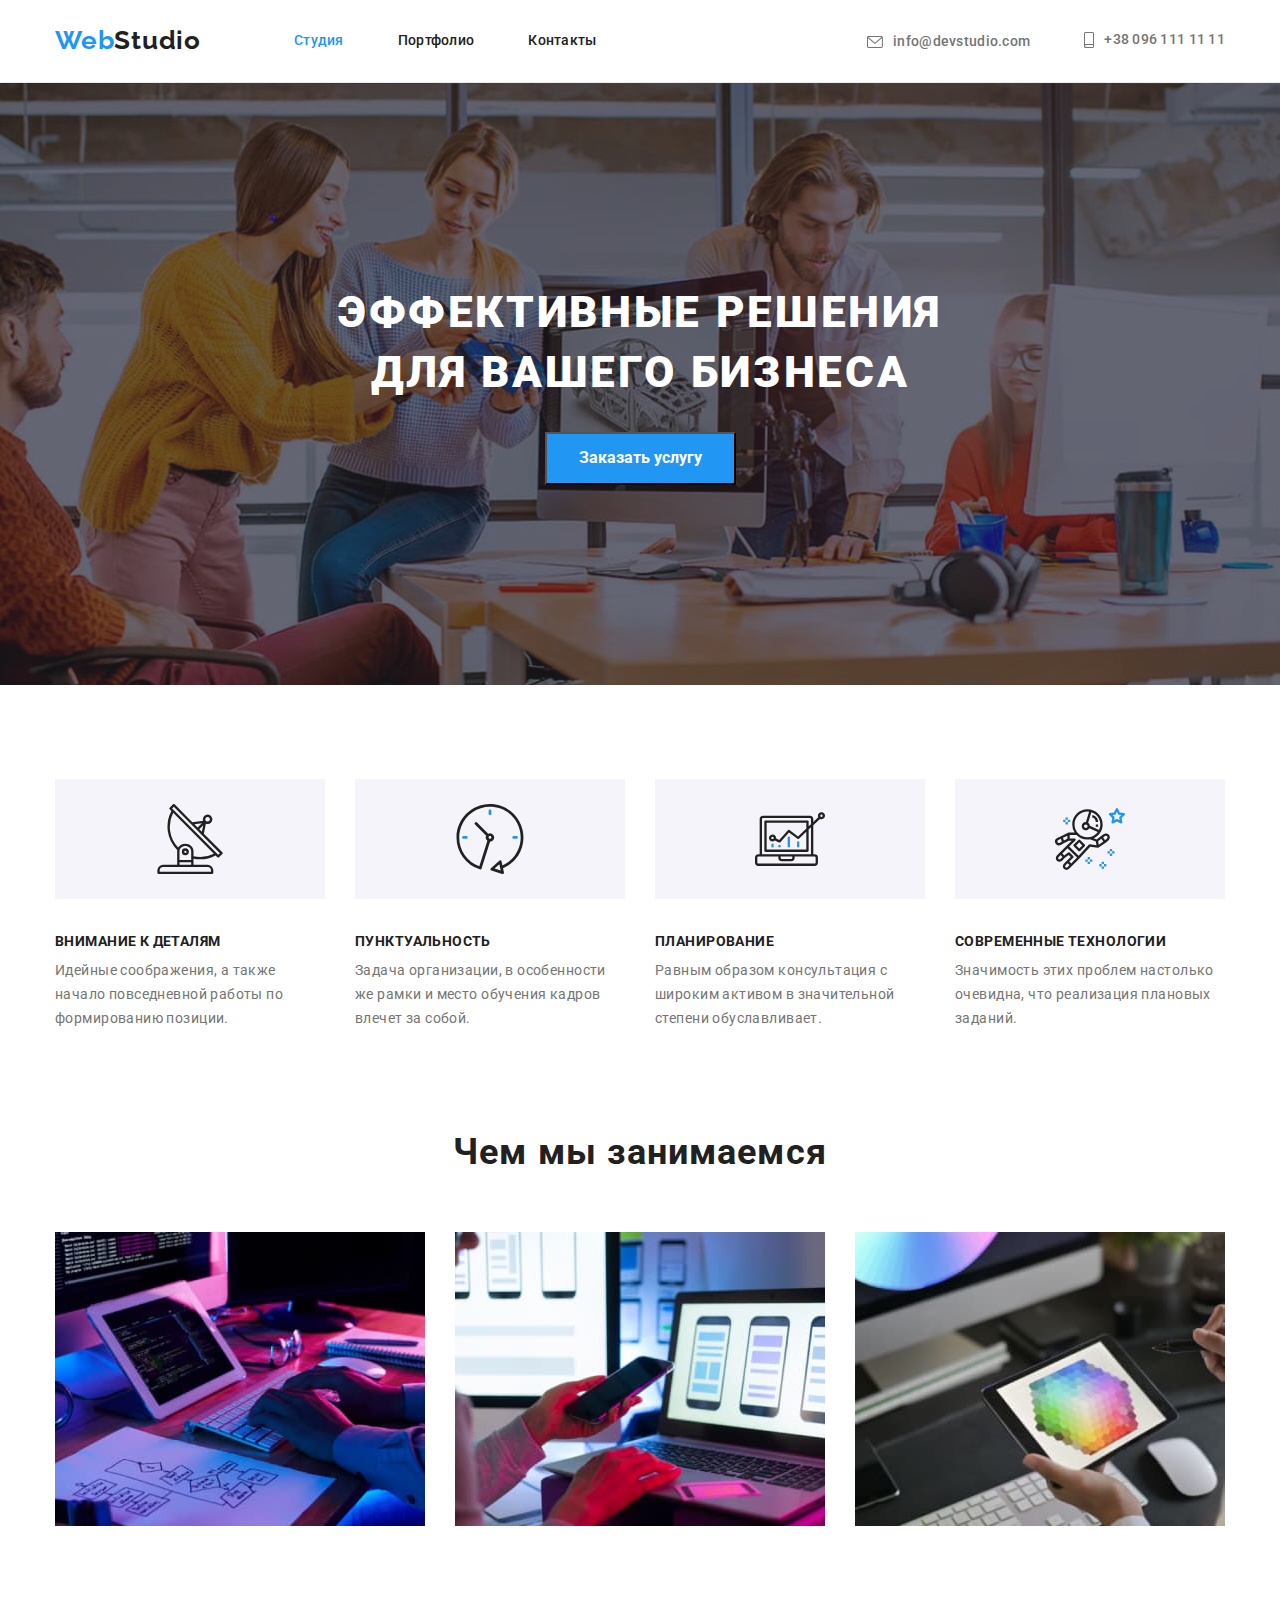
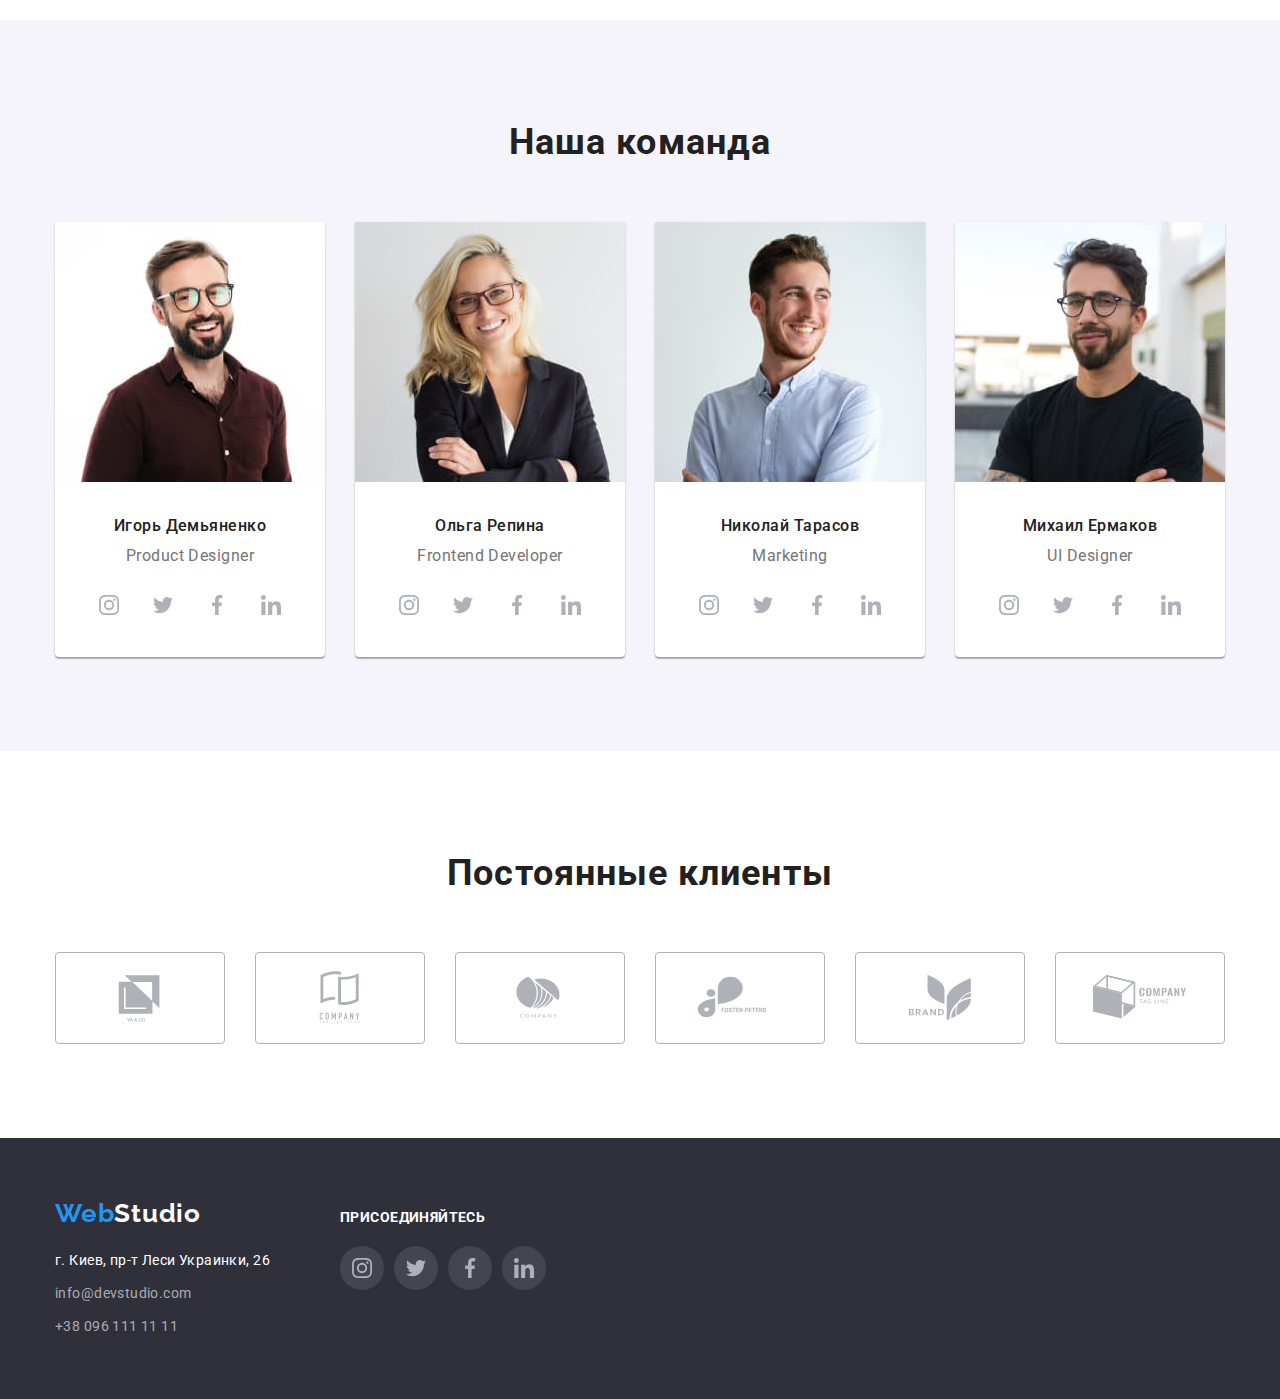
<file: index.html>
<!DOCTYPE html>
<html lang="en">
<head>
    <meta charset="UTF-8">
    <meta http-equiv="X-UA-Compatible" content="IE=edge">
    <meta name="viewport" content="width=device-width, initial-scale=1.0">
    <title>Студия</title>
    <link rel="preconnect" href="https://fonts.googleapis.com">
    <link rel="preconnect" href="https://fonts.gstatic.com" crossorigin>
    <link href="https://fonts.googleapis.com/css2?family=Raleway:wght@700&family=Roboto:wght@400;500;700;900&display=swap"
        rel="stylesheet">
    <link rel="stylesheet" href="https://cdnjs.cloudflare.com/ajax/libs/modern-normalize/1.1.0/modern-normalize.min.css">
    <link rel="stylesheet" href="./css/styles.css">
</head>
<body>
    <!--Header-section-->
    <header class="header-section">
        <div class="container main-nav">
            <nav class="main-nav">
            <a href="/" class="web-link1 web-link4">Web<span class="web-link2">Studio</span></a>
            <ul class="navigation-link-section">
                <li class="item"><a href="./index.html" class="navigation-link current">Студия</a></li>
                <li class="item"><a href="./portfolio.html" class="navigation-link">Портфолио</a></li>
                <li class="item"><a href="" class="navigation-link">Контакты</a></li>
            </ul>
            </nav>
            <ul class="contact-section">
                <li class="item"><a href="info@devstudio.com" class="my-contact-links">
                    <svg width="16" height="12" class="svg-icons-header">
                        <use href="./images/icons.svg#icon-envelope"></use>
                    </svg>
                    info@devstudio.com</a></li>
                <li class="item"><a href="+380961111111" class="my-contact-links">
                    <svg width="10" height="16" class="svg-icons-header">
                        <use href="./images/icons.svg#icon-smartphone"></use>
                    </svg> +38 096 111 11 11</a></li>
            </ul>
        </div>
    </header>
    <!--Main-section-->
    <main>
        <section class="title-section">
            <div class="container">
            <h1 class="title-hero">Эффективные решения для вашего бизнеса</h1>
            <button type="button" class="button-title-section">Заказать услугу</button>
            </div>
        </section>
    <section class="skills-description-section">
        <div class="container">
            <ul class="skills-section">
                <li class="item">
                    <svg class="skills-svg">
                        <use height="70" weight="70" href="./images/icons.svg#icon-antenna-1">
                        </use>
                    </svg>
                    <h3 class="skills">Внимание к деталям</h3>
                    <p class="description">Идейные соображения, а также начало повседневной работы по формированию позиции.</p>
                </li>
                <li class="item">
                    <svg class="skills-svg">
                        <use height="70" weight="70" href="./images/icons.svg#icon-clock-1">
                        </use>
                    </svg>
                    <h3 class="skills">Пунктуальность</h3>
                    <p class="description">Задача организации, в особенности же рамки и место обучения кадров влечет за собой.</p>
                </li>
                <li class="item">
                    <svg class="skills-svg">
                        <use height="70" weight="70" href="./images/icons.svg#icon-diagram-1">
                        </use>
                    </svg>
                    <h3 class="skills">Планирование</h3>
                    <p class="description">Равным образом консультация с широким активом в значительной степени обуславливает.</p>
                </li>
                <li class="item">
                    <svg class="skills-svg">
                        <use height="70" weight="70" href="./images/icons.svg#icon-astronaut-1">
                        </use>
                    </svg>
                    <h3 class="skills">Современные технологии</h3>
                    <p class="description">Значимость этих проблем настолько очевидна, что реализация плановых заданий.</p>
                </li>
            </ul>
        </div>
    </section>
    <section class="foto-images-section">
        <div class="container">
            <h2 class="title-work">Чем мы занимаемся</h2>
            <ul class="foto-container">
                <li class="item images"><img src="./images/1.jpg" alt="work" width="370"></li>
                <li class="item images"><img src="./images/2.jpg" alt="work" width="370"></li>
                <li class="item images"><img src="./images/3.jpg" alt="work" width="370"></li>
            </ul>
        </div>
    </section>
    <section class="my-team-section">
        <div class="container">
        <h2 class="title">Наша команда</h2>
            <ul class="people-container">
            <li class="item">
                <img src="./images/4.jpg" alt="photo" width="270">
                <div class="name-profession-section"><h3 class="name">Игорь Демьяненко</h3>
                <p class="profession">Product Designer</p>
                <div class="my-social-link-container">
                    <a href="http://" class="my-socialweb-link">
                        <svg class="social-buttom" width="20px" height="20px">
                            <use href="./images/icons.svg#icon-instagram-2">
                            </use>
                        </svg>
                    </a>                    
                    <a href="http://" class="my-socialweb-link">
                        <svg class="social-buttom" width="20px" height="20px">
                            <use href="./images/icons.svg#icon-twitter-1">
                            </use>
                        </svg>
                    </a>                   
                    <a href="http://" class="my-socialweb-link">
                        <svg class="social-buttom" width="20px" height="20px">
                            <use href="./images/icons.svg#icon-facebook-1">
                            </use>
                        </svg>
                    </a>                   
                    <a href="http://" class="my-socialweb-link">
                        <svg class="social-buttom" width="20px" height="20px">
                            <use href="./images/icons.svg#icon-linkedin-1">
                            </use>
                        </svg>
                    </a>
                </div></div>
             </li>
            <li class="item">
                <img src="./images/5.jpg" alt="photo" width="270">
                <div class="name-profession-section"><h3 class="name">Ольга Репина</h3>
                <p class="profession">Frontend Developer</p><div class="my-social-link-container">
                    <a href="http://" class="my-socialweb-link">
                        <svg class="social-buttom" width="20px" height="20px">
                            <use href="./images/icons.svg#icon-instagram-2">
                            </use>
                        </svg>
                    </a>
                    <a href="http://" class="my-socialweb-link">
                        <svg class="social-buttom" width="20px" height="20px">
                            <use href="./images/icons.svg#icon-twitter-1">
                            </use>
                        </svg></a>
                    <a href="http://" class="my-socialweb-link">
                        <svg class="social-buttom" width="20px" height="20px">
                            <use href="./images/icons.svg#icon-facebook-1">
                            </use>
                        </svg>
                    </a>
                    <a href="http://" class="my-socialweb-link">
                        <svg class="social-buttom" width="20px" height="20px">
                            <use href="./images/icons.svg#icon-linkedin-1">
                            </use>
                        </svg>
                    </a>
                </div></div>
            </li>
             <li class="item">
                <img src="./images/6.jpg" alt="photo" width="270">
                <div class="name-profession-section"><h3 class="name">Николай Тарасов</h3>
                <p class="profession">Marketing</p><div class="my-social-link-container">
                    <a href="http://" class="my-socialweb-link">
                        <svg class="social-buttom" width="20px" height="20px">
                            <use href="./images/icons.svg#icon-instagram-2">
                            </use>
                        </svg>
                    </a>
                    <form action=""></form>
                    <a href="http://" class="my-socialweb-link">
                        <svg class="social-buttom" width="20px" height="20px">
                            <use href="./images/icons.svg#icon-twitter-1">
                            </use>
                        </svg>
                    </a>
                    <a href="http://" class="my-socialweb-link">
                        <svg class="social-buttom" width="20px" height="20px">
                            <use href="./images/icons.svg#icon-facebook-1">
                            </use>
                        </svg>
                    </a>
                    <a href="http://" class="my-socialweb-link">
                        <svg class="social-buttom" width="20px" height="20px">
                            <use href="./images/icons.svg#icon-linkedin-1">
                            </use>
                        </svg>
                    </a>
                </div></div>
            </li>
            <li class="item">
                <img src="./images/7.jpg" alt="photo" width="270">
                <div class="name-profession-section"><h3 class="name">Михаил Ермаков</h3>
                <p class="profession">UI Designer</p><div class="my-social-link-container">
                    <a href="http://" class="my-socialweb-link">
                        <svg class="social-buttom" width="20px" height="20px">
                            <use href="./images/icons.svg#icon-instagram-2">
                            </use>
                        </svg>
                    </a>
                    <a href="http://" class="my-socialweb-link">
                        <svg class="social-buttom" width="20px" height="20px">
                            <use href="./images/icons.svg#icon-twitter-1">
                            </use>
                        </svg>
                    </a>
                    <a href="http://" class="my-socialweb-link">
                        <svg class="social-buttom" width="20px" height="20px">
                            <use href="./images/icons.svg#icon-facebook-1">
                            </use>
                        </svg>
                    </a>
                    <a href="http://" class="my-socialweb-link">
                        <svg class="social-buttom" width="20px" height="20px">
                            <use href="./images/icons.svg#icon-linkedin-1">
                            </use>
                        </svg>
                    </a>
                </div></div>
            </li>
        </ul>
        </div>
    </section>
    <section class="company-section">
        <div class="container">
        <h2 class="title">Постоянные клиенты</h2>
            <ul class="company-buttom-links">
                <li>
                    <a href="" class="link-company">
                    <svg width="106px" height="60px">
                        <use href="./images/icons.svg#icon-Logo"></use>
                    </svg></a>
                </li>
                <li>
                    <a href="" class="link-company">
                    <svg width="106px" height="60px">
                        <use href="./images/icons.svg#icon-Logo-1"></use>
                    </svg></a>
                </li>
                <li>
                    <a href="" class="link-company">
                    <svg width="106px" height="60px">
                        <use href="./images/icons.svg#icon-Logo-2"></use>
                    </svg></a>
                </li>
                <li>
                    <a href="" class="link-company">
                    <svg width="106px" height="60px">
                        <use href="./images/icons.svg#icon-Logo-3"></use>
                    </svg></a>
                </li>
                <li>
                    <a href="" class="link-company">
                    <svg width="106px" height="60px">
                        <use href="./images/icons.svg#icon-Logo-4"></use>
                    </svg></a>
                </li>
                <li>
                    <a href="" class="link-company">
                    <svg width="106px" height="60px">
                        <use href="./images/icons.svg#icon-Logo-5"></use>
                    </svg></a>
                </li>
            </ul>
        </div>

    </section>
    </main>
    <!--Footer-section-->
    <footer class="footer-section">
        <div class="container main-section-container">
            <div><a href="/" class="web-link1 web-footer">Web<span class="web-link3">Studio</span></a>
        <address class="company-address">г. Киев, пр-т Леси Украинки, 26
            <ul class="my-contact-links-section">
                <li class="my-link-footer"><a href="info@devstudio.com" class="my-contact-links2">info@devstudio.com</a></li>
                <li><a href="+380961111111" class="my-contact-links2">+38 096 111 11 11</a></li>
            </ul></address></div>
            <div class="social-company-container">
                <h2 class="company-social-links">присоединяйтесь</h2>
                <ul class="social-links-company-section">
                
            <li class="social-links-company-section"><a href="http://" class="my-socialweb-link-footer">
                <svg class="social-buttom" width="20px" height="20px">
                    <use href="./images/icons.svg#icon-instagram-2">
                    </use>
                </svg>
            </a></li>
            <li class="social-links-company-section"><a href="http://" class="my-socialweb-link-footer">
                <svg class="social-buttom" width="20px" height="20px">
                    <use href="./images/icons.svg#icon-twitter-1">
                    </use>
                </svg>
            </a></li>
            <li class="social-links-company-section"><a href="http://" class="my-socialweb-link-footer">
                <svg class="social-buttom" width="20px" height="20px">
                    <use href="./images/icons.svg#icon-facebook-1">
                    </use>
                </svg>
            </a></li>
            <li class="social-links-company-section"><a href="http://" class="my-socialweb-link-footer">
                <svg class="social-buttom" width="20px" height="20px">
                    <use href="./images/icons.svg#icon-linkedin-1">
                    </use>
                </svg>
            </a></li></ul></div></div> 
    </footer>
</body>
</html>
</file>
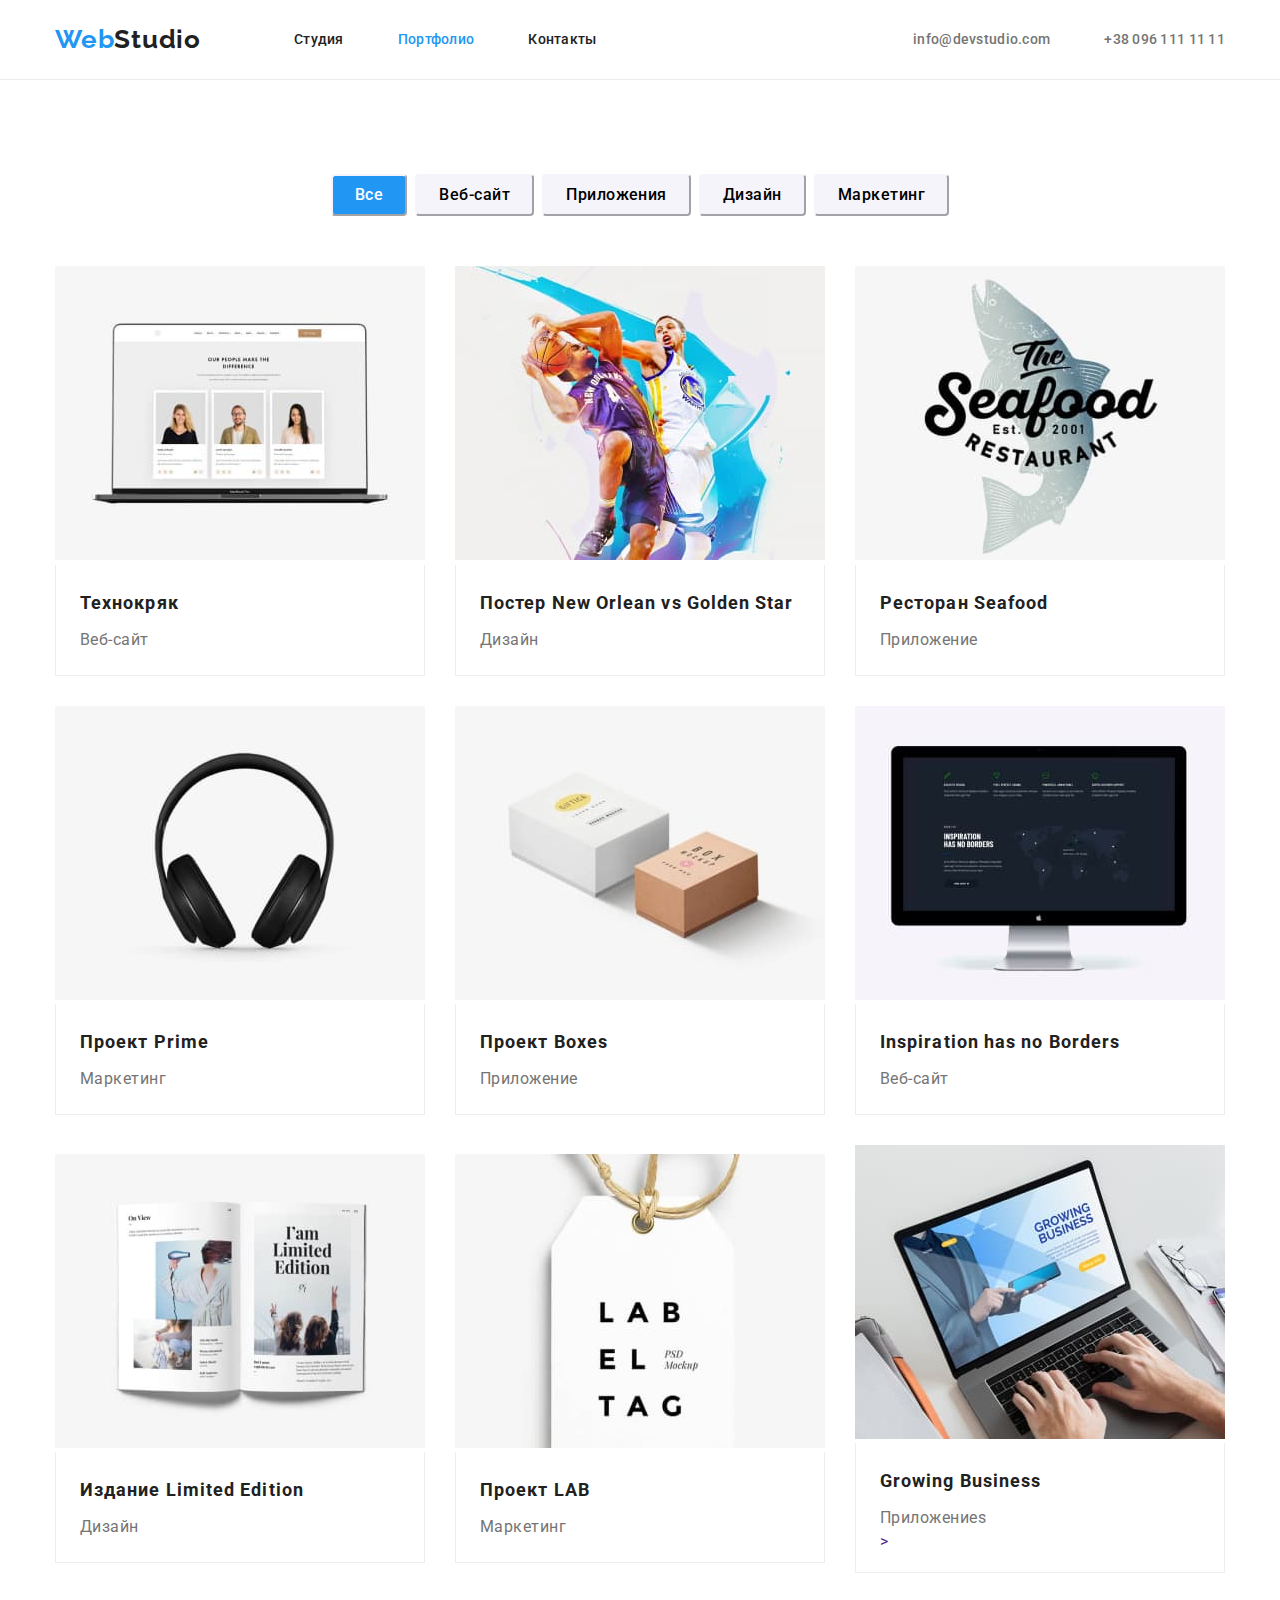
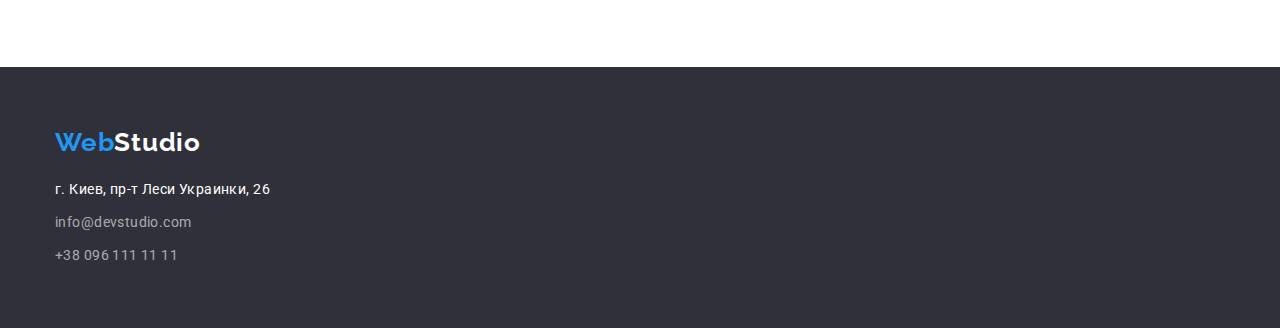
<file: portfolio.html>
<!DOCTYPE html>
<html lang="en">
<head>
    <meta charset="UTF-8">
    <meta http-equiv="X-UA-Compatible" content="IE=edge">
    <meta name="viewport" content="width=device-width, initial-scale=1.0">
    <title>Портфолио</title>
    <link rel="preconnect" href="https://fonts.googleapis.com">
    <link rel="preconnect" href="https://fonts.gstatic.com" crossorigin>
    <link href="https://fonts.googleapis.com/css2?family=Raleway:wght@700&family=Roboto:wght@400;500;700;900&display=swap"
        rel="stylesheet">
    <link rel="stylesheet" href="https://cdnjs.cloudflare.com/ajax/libs/modern-normalize/1.1.0/modern-normalize.min.css">
    <link rel="stylesheet" href="./css/styles.css">
</head>
<body>
    <!--Header-section-->
        <header class="header-section">
            <div class="container main-nav">
                <nav class="main-nav">
                    <a href="/" class="web-link1 web-link4">Web<span class="web-link2">Studio</span></a>
                    <ul class="navigation-link-section">
                        <li class="item"><a href="./index.html" class="navigation-link">Студия</a></li>
                        <li class="item"><a href="./portfolio.html" class="navigation-link current">Портфолио</a></li>
                        <li class="item"><a href="" class="navigation-link">Контакты</a></li>
                    </ul>
                </nav>
                <ul class="contact-section">
                    <li class="item"><a href="info@devstudio.com" class="my-contact-links">info@devstudio.com</a></li>
                    <li class="item"><a href="+380961111111" class="my-contact-links">+38 096 111 11 11</a></li>
                </ul>
            </div>
        </header>
    <!--Main-section-->
    <main>
        <section class="main-section-portfolio">
            <div class="container">
            <ul class="button-container">
                <li class="item"><button type="button" class="button primary">Все</button></li>
                <li class="item"><button type="button" class="button">Веб-сайт</button></li>
                <li class="item"><button type="button" class="button">Приложения</button></li>
                <li class="item"><button type="button" class="button">Дизайн</button></li>
                <li class="item"><button type="button" class="button">Маркетинг</button></li>
            </ul>
            <ul class="function-container">
                <li class="function-section">
                    <a href=""><img src="./images/8.jpg" alt="laptop" width="370">
                    <div class="name-function-sort"><h3 class="name-function">Технокряк</h3>
                    <p class="sort">Веб-сайт</p></div></a>
                </li>
                <li class="function-section">
                    <a href=""><img src="./images/9.jpg" alt="backetball" width="370">
                    <div class="name-function-sort"><h3 class="name-function">Постер New Orlean vs Golden Star</h3>
                    <p class="sort">Дизайн</p></div></a>
                </li>
                <li class="function-section">
                    <a href=""><img src="./images/10.jpg" alt="logo" width="370">
                    <div class="name-function-sort"><h3 class="name-function">Ресторан Seafood</h3>
                    <p class="sort">Приложение</p></div></a>
                </li>
                <li class="function-section">
                    <a href=""><img src="./images/11.jpg" alt="headphones" width="370">
                    <div class="name-function-sort"><h3 class="name-function">Проект Prime</h3>
                    <p class="sort">Маркетинг</p></div></a>
                </li>
                <li class="function-section">
                    <a href=""><img src="./images/12.jpg" alt="paper" width="370">
                    <div class="name-function-sort"><h3 class="name-function">Проект Boxes</h3>
                    <p class="sort">Приложение</p></div></a>
                </li>
                <li class="function-section">
                    <a href=""><img src="./images/13.jpg" alt="monitor" width="370">
                    <div class="name-function-sort"><h3 class="name-function">Inspiration has no Borders</h3>
                    <p class="sort">Веб-сайт</p></div></a>
                </li>
                <li class="function-section last-foto">
                    <a href=""><img src="./images/14.jpg" alt="book" width="370">
                    <div class="name-function-sort"><h3 class="name-function">Издание Limited Edition</h3>
                    <p class="sort">Дизайн</p></div></a>
                  </li>
                <li class="function-section last-foto">
                    <a href=""><img src="./images/15.jpg" alt="lab" width="370">
                    <div class="name-function-sort"><h3 class="name-function">Проект LAB</h3>
                    <p class="sort">Маркетинг</p></div></a>
                </li>
                <li class="function-section last-foto">
                    <a href=""><img src="./images/16.jpg" alt="laptop" width="370">
                    <div class="name-function-sort"><h3 class="name-function">Growing Business</h3>
                    <p class="sort">Приложениеs</p>></div></a>
                </li>
            </ul>
            </div>
        </section>
    </main>
    <!--Footer-section-->
    <footer class="footer-section">
        <div class="container"><a href="/" class="web-link1 web-footer">Web<span class="web-link3">Studio</span></a>
            <address class="company-address">г. Киев, пр-т Леси Украинки, 26
                <ul class="my-contact-links-section">
                    <li class="my-link-footer"><a href="info@devstudio.com" class="my-contact-links2">info@devstudio.com</a>
                    </li>
                    <li><a href="+380961111111" class="my-contact-links2">+38 096 111 11 11</a></li>
                </ul>
            </address>
        </div>
    </footer>
    </body>
    </html>
</file>
<file: css/styles.css>
*,
*::before,
*::after {
  box-sizing: border-box;
}
:root {
  --primaey-text-color: rgba(33, 33, 33, 1);
  --text-color: rgba(117, 117, 117, 1);
  --buttom-color: rgba(245, 244, 250, 1);
  --buttom-push-color: rgba(33, 150, 243, 1);
  --primary-white-color: white;
}
body {
  font-family: Roboto, sans-serif;
  background-color: var(--primary-white-color);
  color: var(--primaey-text-color);
}
/*Header links*/
.header-section {
  border-bottom: 1px solid #ececec;
}
.container {
  width: 1200px;
  margin: 0 auto;
  padding: 0 15px;
}
.main-nav {
  display: flex;
  align-items: center;
  justify-content: space-between;
}
.web-link1 {
  display: inline-block;
  color: var(--buttom-push-color);
  font-family: Raleway;
  font-weight: 700;
  font-size: 26px;
  line-height: 1.2;
  text-decoration: none;
  letter-spacing: 0.03em;
}
.web-link2 {
  color: var(--primaey-text-color);
}
.web-link4 {
  margin-right: 93px;
}
.navigation-link {
  padding-top: 32px;
  padding-bottom: 32px;
  color: var(--primaey-text-color);
  font-weight: 500;
  font-size: 14px;
  line-height: 1.1;
  letter-spacing: 0.02em;
  text-decoration: none;
  display: block;
}
.navigation-link:hover,
.navigation-link:focus {
  color: var(--buttom-push-color);
}
.navigation-link.current {
  color: var(--buttom-push-color);
}
.navigation-link-section {
  padding-left: 0;
  margin-top: 0;
  margin-bottom: 0;
}
.navigation-link-section .item {
  display: inline-block;
}
.navigation-link-section .item:not(:last-child) {
  margin-right: 50px;
}
.contact-section {
  padding-left: 0;
  margin-top: 0;
  margin-bottom: 0;
}
.contact-section .item {
  display: inline-block;
}
.contact-section .item + .item {
  margin-left: 50px;
}
.my-contact-links {
  padding-top: 32px;
  padding-bottom: 32px;
  font-weight: 500;
  font-size: 14px;
  line-height: 1.1;
  color: var(--text-color);
  letter-spacing: 0.02em;
  text-decoration: none;
  fill: var(--text-color);
  align-items: center;
  display: flex;
}
.svg-icons-header {
  margin-right: 10px;
}
.my-contact-links:hover,
.my-contact-links:focus {
  color: var(--buttom-push-color);
  fill: var(--buttom-push-color);
}
/*Main section*/

.title-hero {
  margin-top: 0px;
  margin-bottom: 30px;
  font-size: 44px;
  font-weight: 900;
  line-height: 1.36;
  letter-spacing: 0.06em;
  text-transform: uppercase;
  color: var(--primary-white-color);
  max-width: 692px;
  margin-left: auto;
  margin-right: auto;
}
.title-section {
  background-color: #2f303a;
  padding-top: 200px;
  padding-bottom: 200px;
  text-align: center;
  max-width: 1600px;
  background-image: linear-gradient(
      to right,
      rgba(47, 48, 58, 0.4),
      rgba(47, 48, 58, 0.4)
    ),
    url(../images/17.jpg);
  background-size: cover;
  background-position: center;
  margin-left: auto;
  margin-right: auto;
}

.button-title-section {
  padding: 10px 32px;
  color: var(--primary-white-color);
  background-color: var(--buttom-push-color);
  font-weight: 700;
  font-size: 16px;
  line-height: 1.8;
  cursor: pointer;
}
.button-title-section:hover,
.button-title-section:focus {
  background-color: rgba(24, 140, 232, 1);
  box-shadow: 0px 4px 4px rgba(0, 0, 0, 0.15);
  border-radius: 4px;
}
.skills-description-section {
  padding-top: 94px;
}
.skills-section {
  display: flex;
  padding: 0px;
  align-items: center;
  margin-bottom: 0px;
  margin-top: 0;
}
.svg {
  display: flex;
  align-items: center;
  justify-items: center;
}
.skills-svg {
  width: 270px;
  height: 120px;
  margin-bottom: 30px;
  background-color: #f5f4fa;
  fill: var(--primaey-text-color);
  object-position: center;
  padding-top: 25px;
}
.skills-svg:hover,
.skills-svg:focus {
  fill: var(--buttom-push-color);
  cursor: pointer;
  border: 4px solid var(--buttom-push-color);
}
.skills-section .item:not(:last-child) {
  margin-right: 30px;
}
.skills-section .item {
  width: 270px;
}
.skills {
  font-weight: 700;
  font-size: 14px;
  line-height: 1.1;
  letter-spacing: 0.03em;
  text-transform: uppercase;
  margin-bottom: 10px;
  margin-top: 0;
}
.description {
  color: var(--text-color);
  font-size: 14px;
  line-height: 1.7;
  letter-spacing: 0.03em;
  margin-bottom: 0;
  margin-top: 0;
}
.my-team-section {
  background-color: rgba(245, 244, 250, 1);
  padding-top: 94px;
  padding-bottom: 94px;
}
.foto-images-section {
  padding-top: 94px;
  padding-bottom: 94px;
}
.title-work {
  margin-bottom: 50px;
  margin-top: 0;
  font-weight: 700;
  font-size: 36px;
  line-height: 1.6;
  text-align: center;
  letter-spacing: 0.03em;
}
.foto-container {
  display: flex;
  padding-left: 0px;
  align-items: center;
  margin-bottom: 0;
  margin-top: 0;
}
.foto-container .item:not(:last-child) {
  margin-right: 30px;
}
.images img {
  display: block;
}
.social-links {
  display: flex;
  align-items: center;
}
.title {
  margin-top: 0;
  margin-bottom: 0;
  font-weight: 700;
  font-size: 36px;
  line-height: 1.6;
  text-align: center;
  letter-spacing: 0.03em;
}
.people-container {
  display: flex;
  padding-left: 0px;
  margin-top: 50px;
  margin-bottom: 0;
}
.people-container .item:not(:last-child) {
  margin-right: 30px;
  align-items: center;
  padding-left: 0px;
}
.people-container .item {
  box-shadow: 0px 1px 3px rgba(0, 0, 0, 0.12), 0px 1px 1px rgba(0, 0, 0, 0.14),
    0px 2px 1px rgba(0, 0, 0, 0.2);
  border-radius: 0px 0px 4px 4px;
}
.people-container .item {
  width: 270px;
  margin-top: 0;
  margin-bottom: 0;
  background-color: #ffffff;
}
.name-profession-section {
  padding-top: 30px;
  padding-bottom: 30px;
}
.name {
  font-weight: 500;
  font-size: 16px;
  line-height: 1.27;
  text-align: center;
  letter-spacing: 0.03em;
  margin-bottom: 0;
  margin-top: 0;
}
.profession {
  color: var(--text-color);
  font-size: 16px;
  line-height: 1.27;
  text-align: center;
  letter-spacing: 0.03em;
  margin-top: 10px;
  margin-bottom: 0;
}
.my-social-link-container {
  width: 206px;
  margin-left: auto;
  margin-right: auto;
  margin-top: 16px;
  padding: 0;
  display: flex;
}
.my-socialweb-link {
  height: 44px;
  width: 44px;
  display: flex;
  border-radius: 50%;
  background-color: #ffffff;
  border: none;
  align-items: center;
  justify-content: center;
  fill: #afb1b8;
  padding-left: 0px;
  padding-right: 0px;
}
.my-socialweb-link:hover,
.my-socialweb-link:focus {
  background-color: var(--buttom-push-color);
  fill: #ffffff;
  cursor: pointer;
}
.my-socialweb-link:not(:last-child) {
  margin-right: 10px;
}
.company-section {
  padding-left: 0;
  padding-top: 94px;
  padding-bottom: 94px;
}
.company-buttom-links {
  display: flex;
  padding-left: 0;
  margin-top: 50px;
  margin-bottom: 0;
  justify-content: space-between;
}
.link-company {
  display: flex;
  width: 170px;
  height: 92px;
  border: 1px solid rgba(175, 177, 184, 1);
  justify-content: center;
  align-items: center;
  border-radius: 4px;
  fill: rgba(175, 177, 184, 1);
}
.link-company:hover,
.link-company:focus {
  fill: #2196f3;
  border: 1px solid #2196f3;
}
.footer-section {
  background-color: rgba(47, 48, 58, 1);
  padding-left: 0px;
  padding-top: 60px;
  padding-bottom: 60px;
}
.web-footer {
  margin-bottom: 20px;
}
.web-link3 {
  color: var(--primary-white-color);
  display: inline-block;
}
.company-address {
  color: rgba(255, 255, 255, 1);
  font-size: 14px;
  line-height: 1.71;
  letter-spacing: 0.03em;
  font-style: normal;
  margin-bottom: 0;
  display: block;
}
.my-contact-links-section {
  padding-left: 0;
  margin-top: 9px;
  margin-bottom: 0;
  justify-content: space-between;
}
.my-contact-links2 {
  color: rgba(255, 255, 255, 0.6);
  font-family: Roboto;
  font-style: normal;
  font-weight: normal;
  font-size: 14px;
  line-height: 1.71;
  letter-spacing: 0.03em;
  text-decoration: none;
  display: block;
}
.my-link-footer {
  margin-bottom: 9px;
}
.my-contact-links2:hover,
.my-contact-links2:focus {
  color: var(--buttom-color);
}
.company-social-links {
  font-size: 14px;
  line-height: 1.14;
  letter-spacing: 0.03em;
  text-transform: uppercase;
  color: #ffffff;
  margin-bottom: 20px;
  margin-top: 0;
}
.main-section-container {
  display: flex;
  align-items: baseline;
}
.social-links-company-section {
  padding: 0;
  margin-top: 0;
  margin-bottom: 0;
  display: flex;
}
.my-socialweb-link-footer {
  height: 44px;
  width: 44px;
  display: flex;
  border-radius: 50%;
  background-color: rgba(255, 255, 255, 0.1);
  border: none;
  align-items: center;
  justify-content: center;
  fill: #afb1b8;
  padding-left: 0px;
  padding-right: 0px;
}
.my-socialweb-link-footer:hover,
.my-socialweb-link-footer:focus {
  background-color: var(--buttom-push-color);
  fill: #ffffff;
  cursor: pointer;
}
.social-links-company-section:not(:last-child) {
  margin-right: 10px;
}
.social-company-container {
  margin-left: 70px;
}
/*Portfolio*/
.main-section-portfolio {
  padding-top: 94px;
  padding-bottom: 94px;
}
.button-container {
  display: flex;
  justify-content: center;
  padding-left: 0;
  margin-top: 0;
  margin-bottom: 0;
}
.button-container .item:not(:last-child) {
  margin-right: 8px;
}
.button {
  background-color: #f5f4fa;
  font-weight: 500;
  font-size: 16px;
  line-height: 1.62;
  text-align: center;
  letter-spacing: 0.03em;
  cursor: pointer;
  padding: 6px 22px;
  border-radius: 4px;
  border-color: #f5f4fa;
}
.button:hover,
.button:focus {
  color: var(--primary-white-color);
  background-color: var(--buttom-push-color);
  box-shadow: 0px 3px 1px rgba(0, 0, 0, 0.1), 0px 1px 2px rgba(0, 0, 0, 0.08),
    0px 2px 2px rgba(0, 0, 0, 0.12);
  border-radius: 4px;
}
.button.primary {
  background-color: var(--buttom-push-color);
  color: var(--primary-white-color);
}
.function-container {
  display: flex;
  flex-wrap: wrap;
  padding-left: 0px;
  margin-top: 50px;
  margin-bottom: 0;
  align-items: center;
}
.function-section {
  width: 370px;
  margin-right: 30px;
  margin-bottom: 30px;
  background: #ffffff;
}
.function-section:hover,
.function-section:focus {
  border: 1px solid #eeeeee;
  box-shadow: 0px 1px 1px rgba(0, 0, 0, 0.12), 0px 4px 4px rgba(0, 0, 0, 0.06),
    1px 4px 6px rgba(0, 0, 0, 0.16);
}
.function-section:nth-child(3n) {
  margin-right: 0px;
}
.function-section a {
  text-decoration: none;
}
.name-function-sort {
  padding-top: 20px;
  padding-bottom: 20px;
  padding-left: 24px;
  padding-right: 24px;
  border-left: 1px solid #eeeeee;
  border-right: 1px solid #eeeeee;
  border-bottom: 1px solid #eeeeee;
}
.name-function {
  color: var(--primaey-text-color);
  font-weight: 700;
  font-size: 18px;
  line-height: 2;
  letter-spacing: 0.06em;
  margin-bottom: 4px;
  margin-top: 0;
}
.sort {
  color: var(--text-color);
  font-size: 16px;
  line-height: 1.87;
  letter-spacing: 0.03em;
  margin-top: 0;
  margin-bottom: 0;
}
.last-foto {
  margin-bottom: 0;
}
li {
  list-style-type: none;
}
</file>
